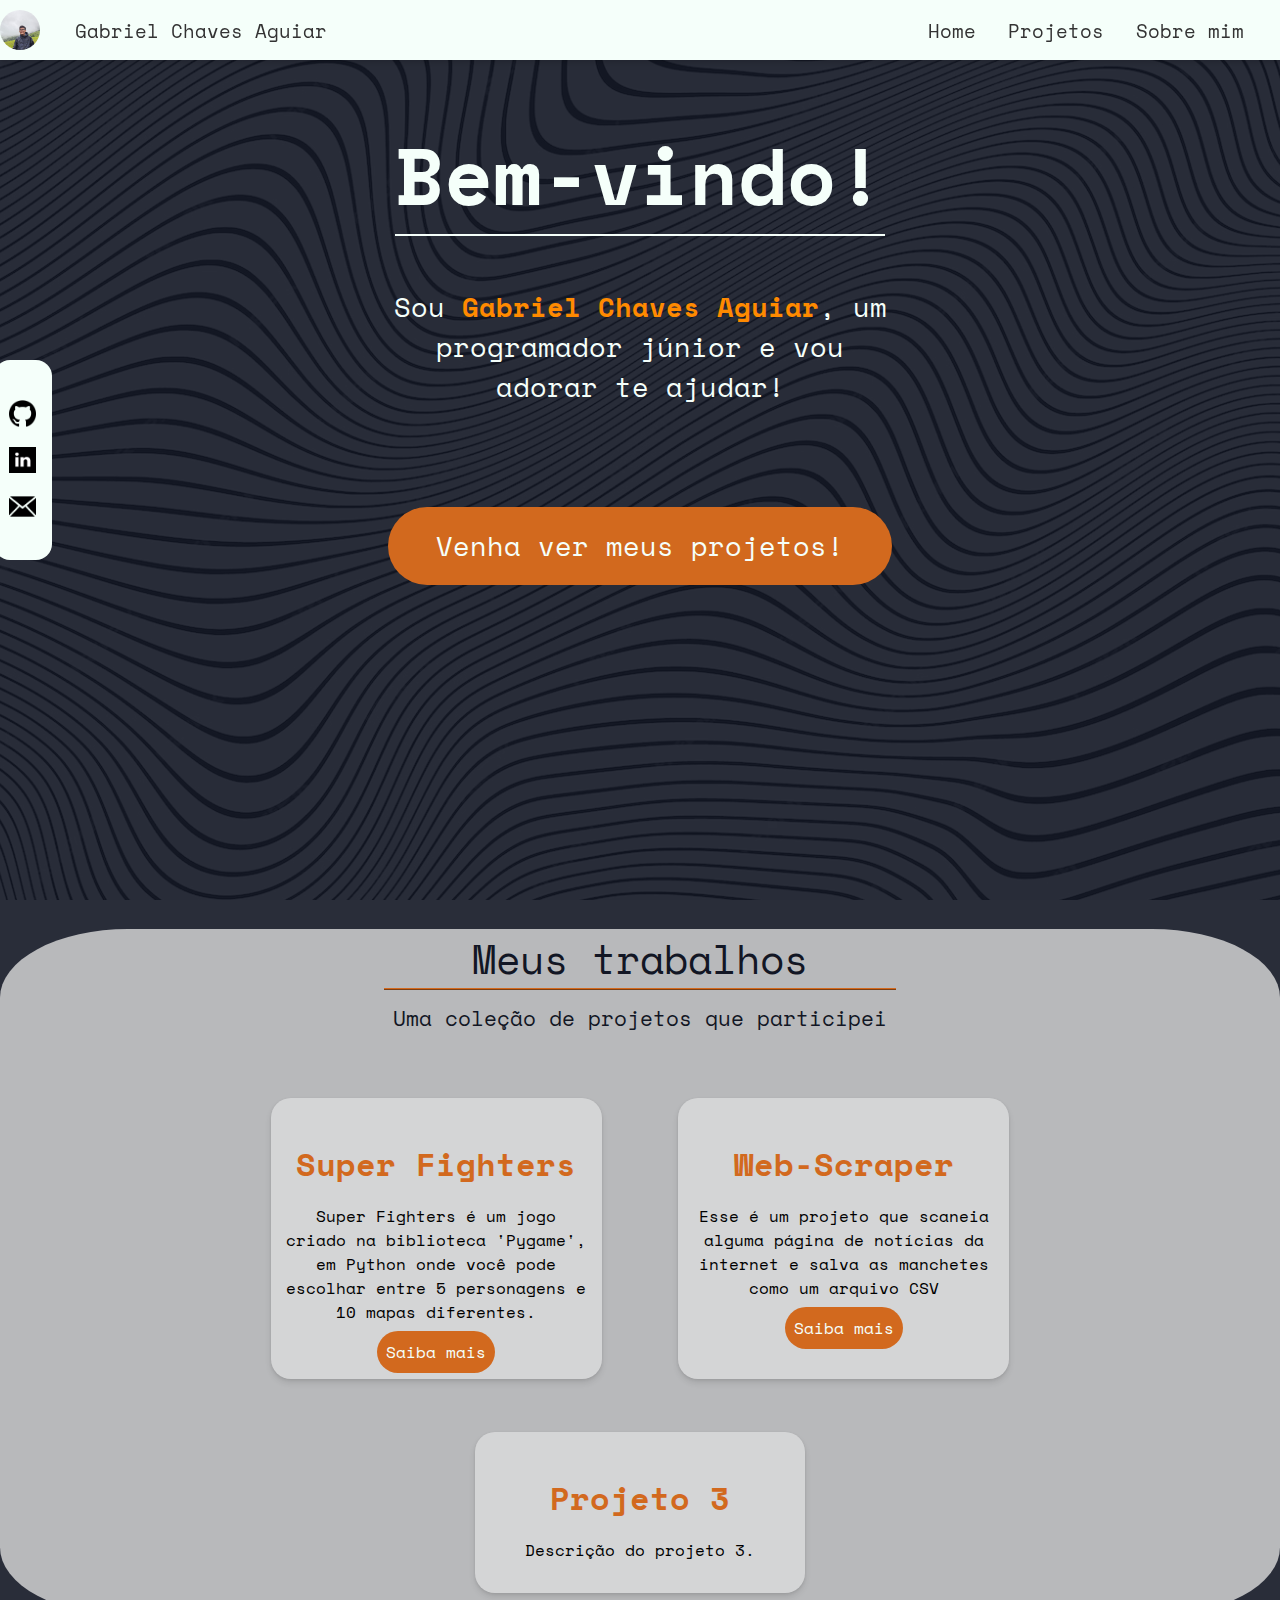
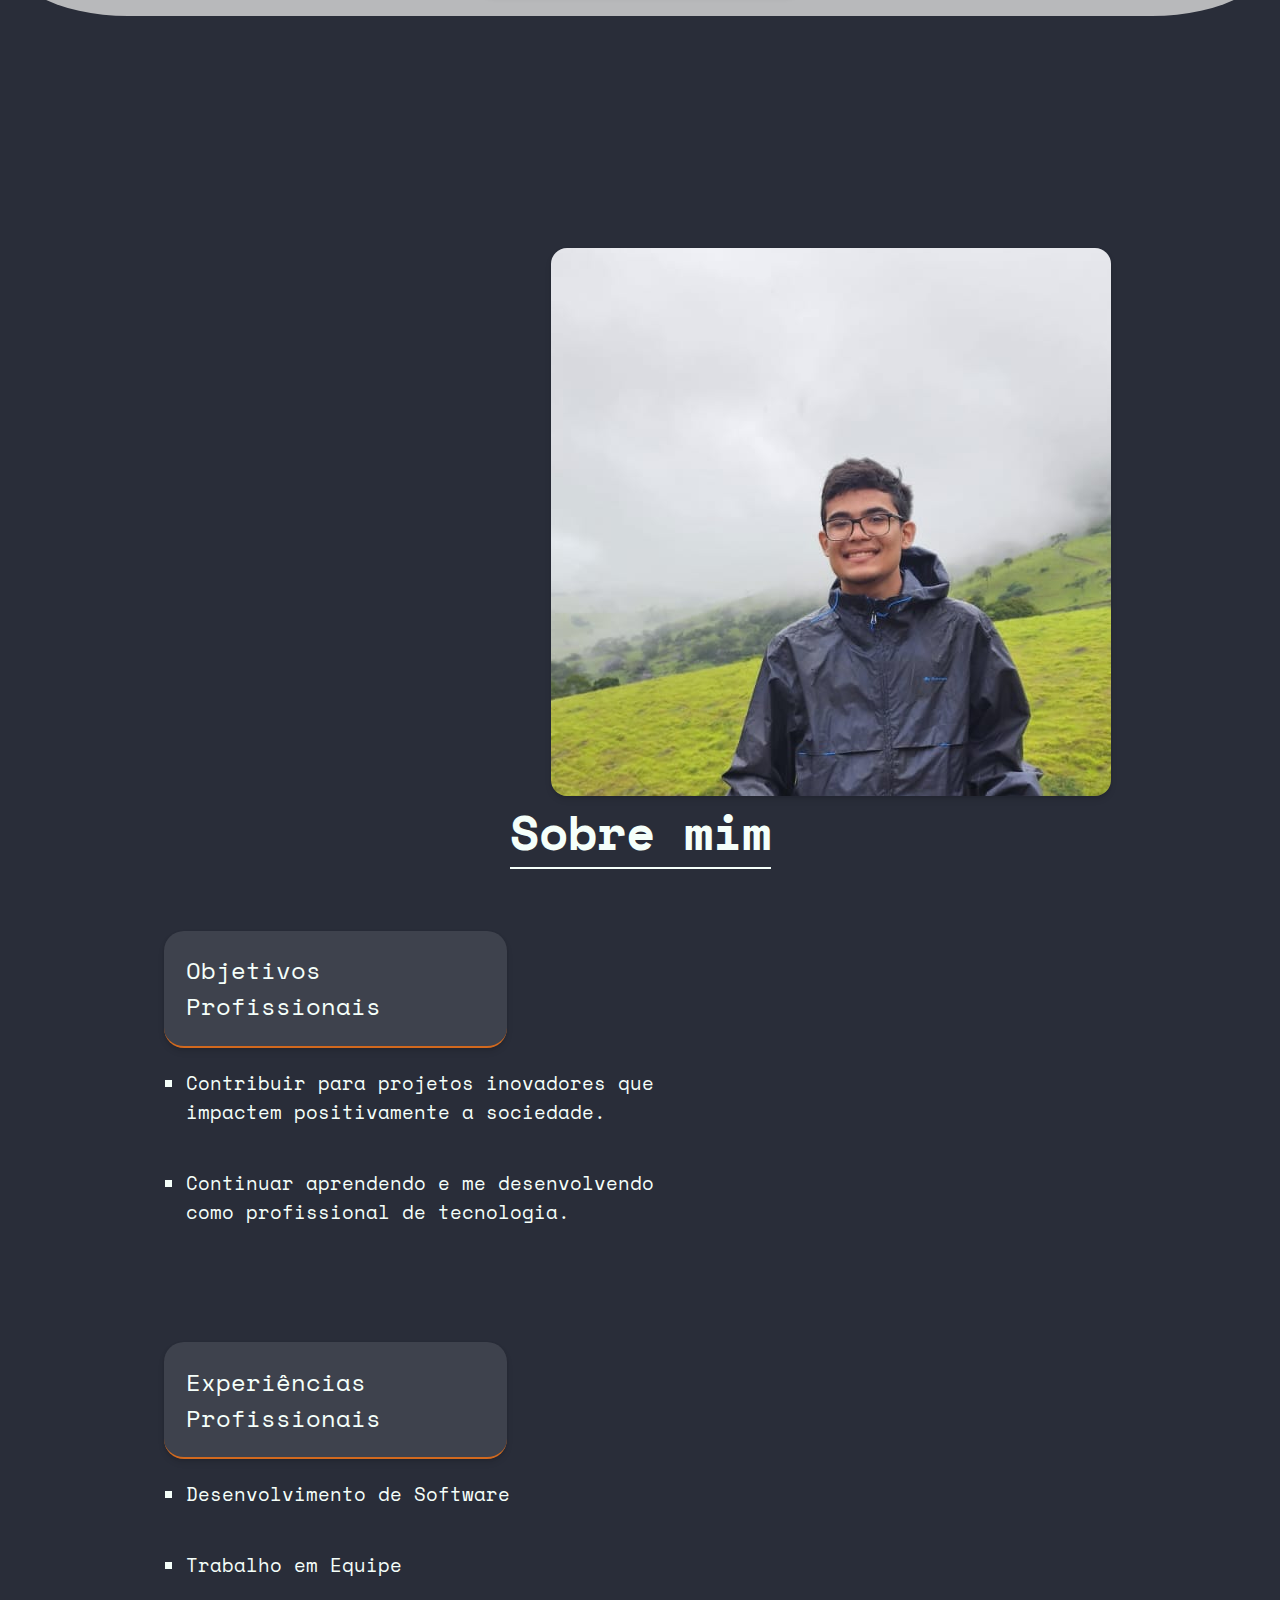
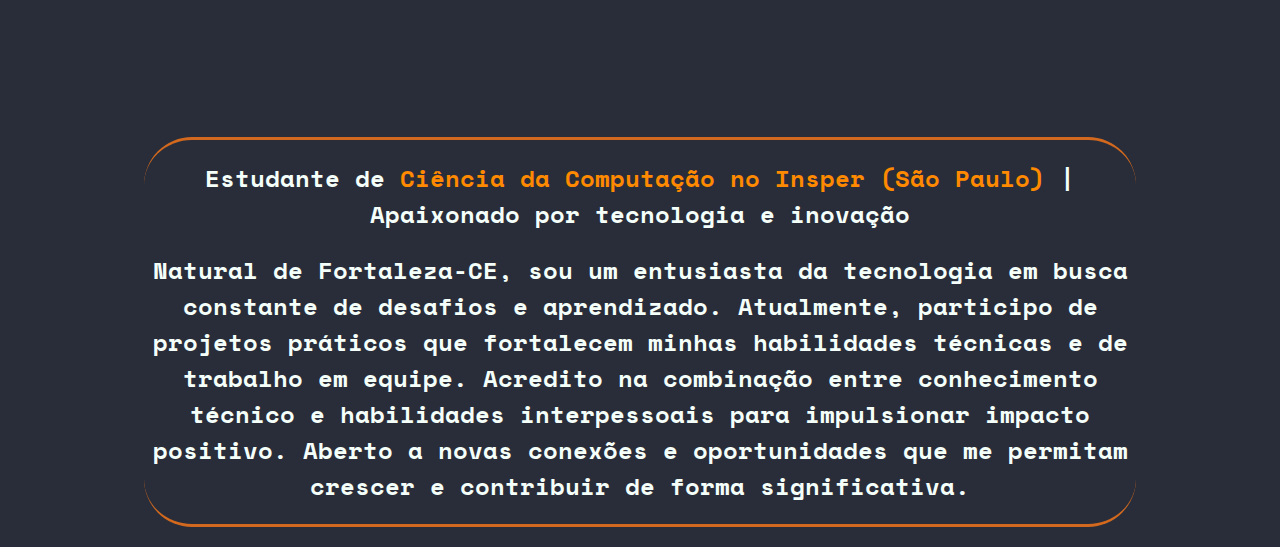
<file: portfolio.html>
<link rel="stylesheet" href="style.css">
<link href="https://fonts.googleapis.com/css2?family=Space+Mono:wght@400;700&display=swap" rel="stylesheet">
<html>
<nav class=" nav-esquerda">
<a href="https://github.com/gabrielca5">
<img src="images\25231.png" alt="">
</a>
<a href="https://www.linkedin.com/in/gabrielaguiar/">
<img src="images\linkedin logo.jpg" alt="">
</a>
<a href="mailto:gabrielchavesaguiar@gmail.com">
<img src="images\54215.png" alt="">


</a>


</nav>
<nav class="nav-container">
    <header class="header">
        <img src="images\foto_pessoal.png" alt="">
        <ul class="nav-container">
        <p class="nav-container-nome">Gabriel Chaves Aguiar</p>
<a href="#home" >Home</a>
<a href="#projetos">Projetos</a>
<a href="#sobre mim"> Sobre mim</a>

 
</ul>
</nav>
</header>


<head>
    <h1 class="titulo" id="home">   Bem-vindo!   </h1>
</head>
<body class="tela-inicial">
    <p class="subtitle">Sou <span class="destaque">Gabriel Chaves Aguiar</span>, um programador júnior e vou adorar te ajudar!</p>
    <br><br>
    
    <a href="#projetos" class="button-projetos"> Venha ver meus projetos! </a>
</body>


<br><br><br><br><br><br><br><br><br><br>

<section id="projetos" class="projetos">
    <h1 class="title-projetos">Meus trabalhos</h1>
    <h3 class="subtitle-projetos">Uma coleção de projetos que participei</h3>
    <div class="container-projetos">
        <div class="projeto">
            <h2>Super Fighters</h2>
            <p>Super Fighters é um jogo criado na biblioteca 'Pygame', em Python
                onde você pode escolhar entre 5 personagens e 10 mapas diferentes.
            </p>
            <a href="https://insper-classroom.github.io/projeto-pygame-site-marrom/"> Saiba mais</a>
        </div>
        <div class="projeto">
            <h2>Web-Scraper</h2>
            <p>Esse é um projeto que scaneia alguma página de notícias da internet e salva as manchetes como um arquivo CSV</p>
            <a href="https://github.com/gabrielca5/Web-Scraper-">Saiba mais</a>
        </div>
        <div class="projeto">
            <h2>Projeto 3</h2>
            <p>Descrição do projeto 3.</p>
        </div>
        

</section>




<section id="sobre mim" class="tela-dois">
    <img class="imagem-sobre-mim" src= 'images\foto_pessoal.png' alt="Imagem de Gabriel Chaves Aguiar">
    
    <h1 class="title-sessao">Sobre mim</h1>
    <div class="sobre-mim">
        <p class="topicos"> Objetivos Profissionais</p>
        <br> 
        <ul><li>Contribuir para projetos inovadores que impactem 
            positivamente a sociedade.</li>
            <li>Continuar aprendendo e me desenvolvendo como profissional de tecnologia.
            </li>
        </ul>
        <p class="topicos"> Experiências Profissionais</p>
        <ul>
            <li>Desenvolvimento de Software</li>
            <li>Trabalho em Equipe</li>
        </ul>
    </div>
<div class="texto-sobre">
<h2 >Estudante de <span class="destaque">Ciência da Computação no Insper (São Paulo)</span> | Apaixonado por tecnologia e inovação</h2>
<h2>Natural de Fortaleza-CE, sou um entusiasta da tecnologia em busca constante de desafios e aprendizado. 
    Atualmente, participo de projetos práticos que fortalecem minhas habilidades técnicas e de trabalho em equipe.
     Acredito na combinação entre conhecimento técnico e habilidades interpessoais para impulsionar impacto positivo.
      Aberto a novas conexões e oportunidades que me permitam crescer e contribuir de forma significativa.</h2>

</div>
</section>
</body>
</html>
</file>
<file: style.css>
html{
    scrollbar-width: none;
    scroll-behavior:smooth;
    scroll-padding-top: 10%;
    
}
h1{
    z-index: auto;
}



.titulo{
    height: auto;

    font-size: 500%;
    text-align: center;
    border-bottom: #F5FFFA 2.5px solid;
    width: fit-content;
    margin: 0 auto;
    color: #F5FFFA;
    font-family: 'Space Mono', monospace; 
}  

@font-face {
    font-family: 'Space Mono';
    src: url('fonts/SpaceMono-Regular.woff2') format('woff2'),
         url('fonts/SpaceMono-Regular.woff') format('woff');
    font-weight: 400;
    font-style: normal;
}
@font-face {
    font-family: 'Space Mono';
    src: url('fonts/SpaceMono-Bold.woff2') format('woff2'),
         url('fonts/SpaceMono-Bold.woff') format('woff');
    font-weight: 700;
    font-style: normal;
}

body, header {
    font-family: 'Space Mono', monospace;
}

body {
    margin: 0;
    padding: 0;
    width: 100%;
    overflow-x: hidden; 
    z-index: auto;
    
}


* {
    z-index: auto;
}

.header {
    background-color: #F5FFFA;
    box-shadow: 0 4px 6px rgba(0, 0, 0, 0.1), 
                0 1px 3px rgba(0, 0, 0, 0.08);
    position: fixed;
    top: 0;
    left: 0;
    width: 100%;
    height: 60px;
    z-index: 9999;
    display: flex;
    align-items: center;
}

.nav-container {
    display: flex;
    justify-content: space-between;
    align-items: center;
    width: 100%;
    padding: 0 20px;
}

.nav-container-nome {
    color: #333;
    text-decoration: none;
    font-weight: 400;
    margin-right: auto; 
}

.header img { 
    width: 40px;
    height: 40px;
    border-radius: 10rem;
   
    margin-right: 15px;  
}


.nav-links {
    display: flex;
    gap: 20px;
    align-items: center;
}

.nav-container a {
    color: #333;
    text-decoration: none;
    padding: 8px 16px;
    border-radius: 4px;
    font-weight: 500;
    transition: all 0.3s ease;
    position: relative;
}

.nav-container a:hover {
    background-color: #e8f5f5;
    transform: translateY(-2px);
}

.nav-container a::after {
    content: '';
    position: absolute;
    width: 0;
    bottom: 0;
    height: 2%;
    left: 50%;
    background-color: #D2691E;
    transition: all 0.3s ease;
}

.nav-container a:hover::after {
    width: 100%;
    left: 0;
}

.nav-container a.active {
    background-color: #0caeb3;
    color: white;
    transform: translateY(-2px);
}

.nav-container a.active::after {
    width: 100%;
    left: 0;
    background-color: white;
}

.nav img{
    
    width: 50px; 
    height: auto;
    margin-right: 10px; 
}
.tela-inicial {
    position: relative;
    padding-top: 9%;
    min-height: 100vh;
    width: 100%;
    text-align: center;
    background-image: url('images/fundo.png');
    background-repeat: no-repeat;
    background-size: cover;
    background-position: center;
    background-attachment: fixed;
    overflow: visible; 
    margin-left: 0; 
    left: 0;
    margin-top: 0;
    z-index: 1;
    
}

.tela-inicial::before {
    content: '';
    position: absolute;
    top: 0;
    left: 0;
    width: 100%; 
    height: 100%;
    background-color: rgba(18, 22, 36, 0.9);
    z-index: auto;
}


.tela-inicial > * {
    position: relative;
    z-index: auto;
}

.tela-dois {

    padding: 20px;
    margin-top: 100px;
    text-align: center;
    position: relative; 
    z-index: 1;      
}

.subtitle {
    padding-top: 4%;
    font-weight: 300;
    font-size: 170%;
    color: #F5FFFA;
    max-width: 40%;
    margin: 0 auto;
    z-index: auto;
    margin-bottom: 4%;
}

.destaque {
    font-weight: 700;
    color: #ff8a00;
}

.button-projetos {
    margin-top: auto;
    background-color: #D2691E;
    color: #F5FFFA;
    display: inline-block;
    border-radius: 8rem;
    font-size: 1.7rem;
    padding: 1.2rem 3rem;
    text-decoration: none;
    z-index: auto;
    margin-bottom:10%;
}

.title-sessao{
    font-size: 300%;
    color: #F5FFFA;
    border-bottom: #F5FFFA 2.5px solid;
    width: fit-content;
    margin: 0 auto;
    margin-bottom: 5%;
}


.sobre-mim {
    margin: 5% auto;
    max-width: 1200px;  
    padding: 0 20px;
    display: flex;
    flex-direction: row;
    flex-wrap: wrap;
    gap: 20px;
    justify-content: flex-start;  
    margin-left: 10%;  
    z-index: 1;
    font-size: 100%;

}
.imagem-sobre-mim{
    margin-right: 12%; 
    border-radius: 1rem;
    margin-top: 9%;
    box-shadow: 0 4px 6px rgba(0, 0, 0, 0.1), 
                0 1px 3px rgba(0, 0, 0, 0.08);
    z-index: auto;
    display: grid;
    float : right
    



}






.sobre-mim .topicos {
    display: flex;
    flex-direction: column; 
    font-size: 150%;
    color: #F5FFFA;
    text-align: left;
    padding: 2%;
    width: 300px;
    min-width: 300px;
    max-width: 300px;   
    overflow-wrap: break-word; 
    word-wrap: break-word;     
    border-radius: 20px;
    background-color: rgba(255, 255, 255, 0.1);
    box-shadow: 0 4px 6px rgba(0, 0, 0, 0.1), 
                0 1px 3px rgba(0, 0, 0, 0.08);
    border-bottom: #D2691E 2.5px solid;
    margin: 0;
    flex: 0 0 auto;
    z-index: 1;        
    position: relative; 
    
}


ul {
    list-style: square;
    padding-left: 2%;
    text-align: left;
    width: 100%;         
    font-size: 140%;
    color: #F5FFFA;
    padding-bottom: 5%;
    margin: 0;
    max-width: 100%;    
    overflow-wrap: break-word;
    word-wrap: break-word;
    font-size:120% ;
}

li {
    margin-bottom: 4%;  
    width: 50%;        
}



.projetos{
    background-color: rgba(220, 220, 220, 0.8);
    border-radius: 10%;
    z-index: 1;
    height:auto;
}
.title-projetos{
    font-size: 250%;
    color: rgb(18, 22, 36);
    max-width: 40%;
    margin: 0 auto;
    z-index: auto;
    margin-bottom: 1%;
    font-weight: 200;
    border-bottom:#D2691E 2px ridge ;
}
.subtitle-projetos{
    font-size: 130%;
    color: rgb(18, 22, 36);
    max-width: 40%;
    margin: 0 auto;
    z-index: auto;
    margin-bottom: 4%;
    font-weight: 200;
    margin-top: 1%;
}

.container-projetos {
    display: flex;
    flex-wrap: wrap;
    justify-content: center;
    align-items: stretch;
    gap: 30px;
    max-width: 1200px;  
    margin: 5% auto;    
    padding: 0 20%;
    min-width: 50%;    
    gap:30px 10%;
    margin-bottom: 3%;

    
    

}

.projeto {
    background-color: rgba(255, 255, 255, 0.4);
    border-radius: 20px;
    padding: 2%;
    text-align: center;
    flex: 0 1 calc(33.333% - 40px); 
    width: 300px;
    min-width: 300px;
    max-width: 350px;
    margin: 0;
    overflow-wrap: break-word; 
    word-wrap: break-word;
    box-shadow: 0 4px 6px rgba(0, 0, 0, 0.1), 
                0 1px 3px rgba(0, 0, 0, 0.08);
    z-index: 1;    
    margin-bottom: 3%;

}


@media (max-width: 1200px) {
    .container-projetos {
        max-width: 800px;
    }
}

@media (max-width: 768px) {
    .container-projetos {
        max-width: 400px;
    }
}

.projetos a{
    background-color: #D2691E;
    border-radius: 10rem;
    padding: 3%;
    text-decoration: none;
    color: #F5FFFA;
}

.projetos h2{
    font-size: 200%;
    color: #D2691E;
    margin-bottom: 2%;
    font-weight:800;
}

.nav-esquerda{
    background-color: #F5FFFA;
    height: 20%;
    width: 3%;
    position: fixed;
    z-index: 1000;
    display: flex;
    flex-direction: column;    
    justify-content: center;   
    align-items: center;       
    gap: 20px;               
    border-radius: 1rem;
    left: -0.5%;
    top: 40%;
    padding: 10px;            
} 

.nav-esquerda a{
    color: #333;
    text-decoration: none;
    border-radius: 4px;
    font-weight: 500;
    display: flex;           
    justify-content: center;
    align-items: center;
    width: 100%;             
}

.nav-esquerda img{
    max-width: 70%;         
    height: auto;
    margin: 0 auto;        
       
}

.texto-sobre{
    color: #F5FFFA;
    max-width: 80%;
    margin: 0 auto;
    border-bottom: #D2691E 3px solid;
    border-radius: 3rem;
    border-top: #D2691E 3px solid;




}
</file>
